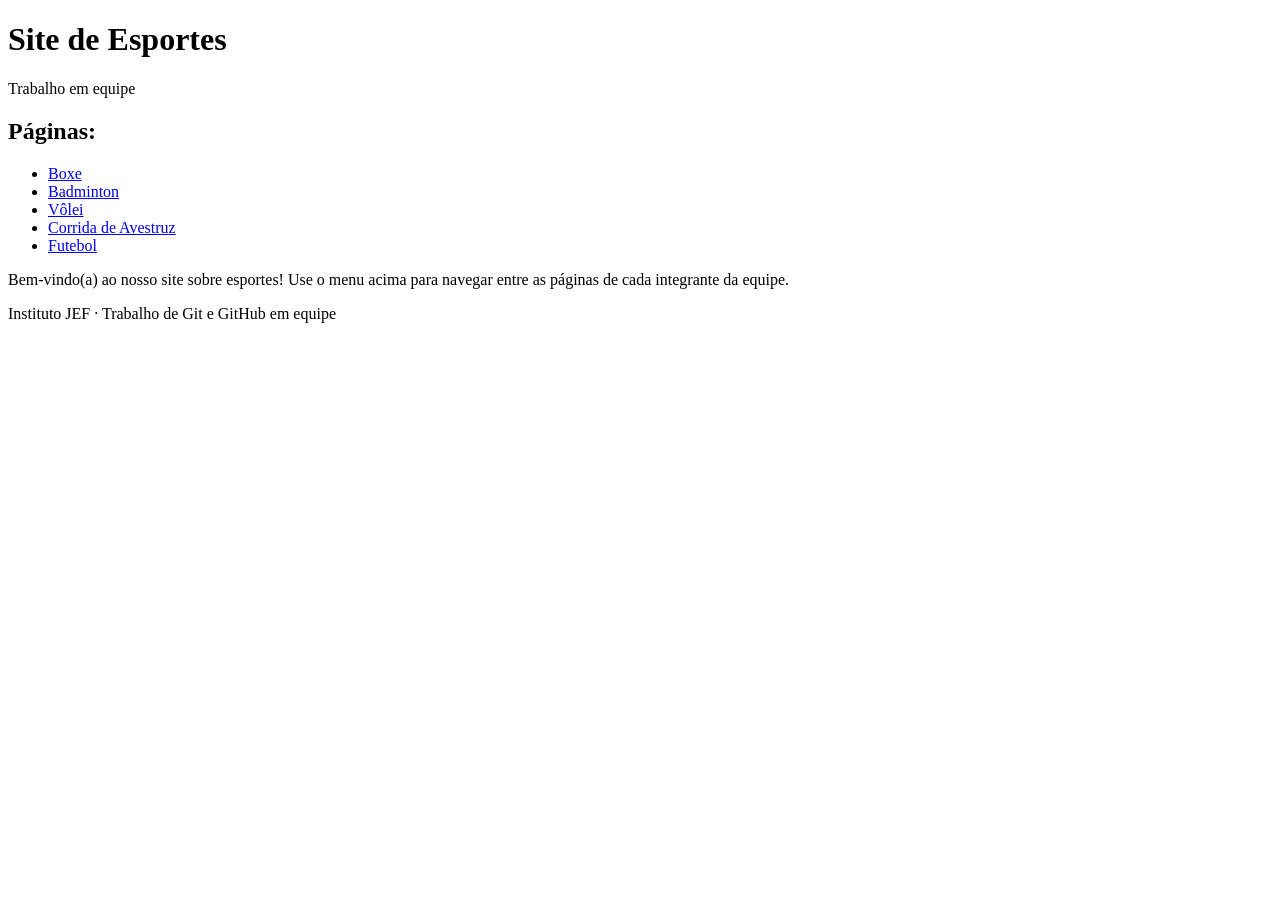
<file: index.html>
<!DOCTYPE html>
<html lang="pt-BR">
<head>
  <meta charset="UTF-8">
  <meta name="viewport" content="width=device-width, initial-scale=1.0">
  <title>Site Esportes</title>
</head>
<body>

  <header>
    <h1>Site de Esportes</h1>
    <p>Trabalho em equipe</p>
  </header>

  <nav>
    <h1>Páginas:</h1>
    <ul>
      <li><a href="paginas/Gustavo/alunogustavo.html">Boxe</a></li>
      <li><a href="paginas/iGracianoJ/alunofelipegraciano.html">Badminton</a></li>
      <li><a href="paginas/miguellapa/aluno-miguel_lapa.html">Vôlei</a></li>
      <li><a href="paginas/miguelluz/aluno-Miguel-luz.html">Corrida de Avestruz</a></li>
      <li><a href="paginas/Lucas-futebol/index.html">Futebol</a></li>
    </ul>
  </nav>

  <main>
    <p>Bem-vindo(a) ao nosso site sobre esportes! Use o menu acima para navegar entre as páginas de cada integrante da equipe.</p>
  </main>

  <footer>
    <p>Instituto JEF · Trabalho de Git e GitHub em equipe</p>
  </footer>

</body>
</html>
</file>
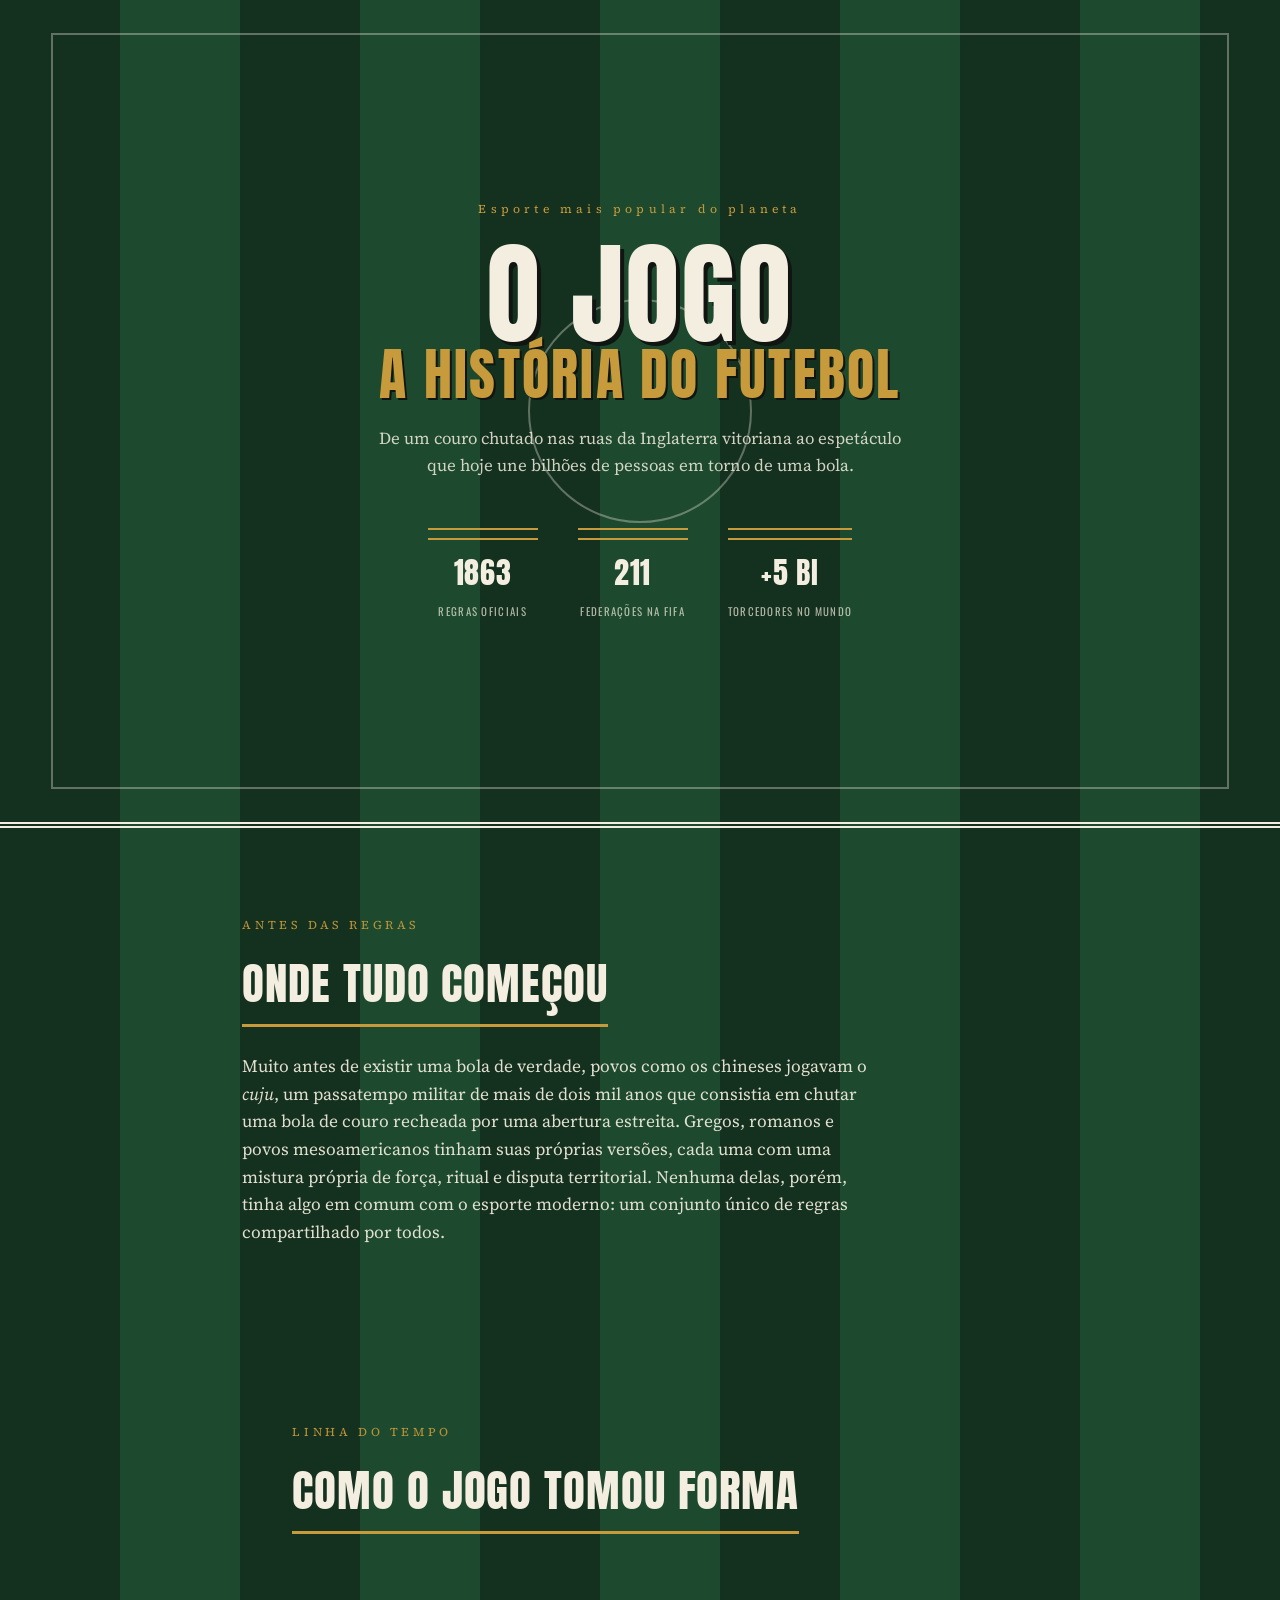
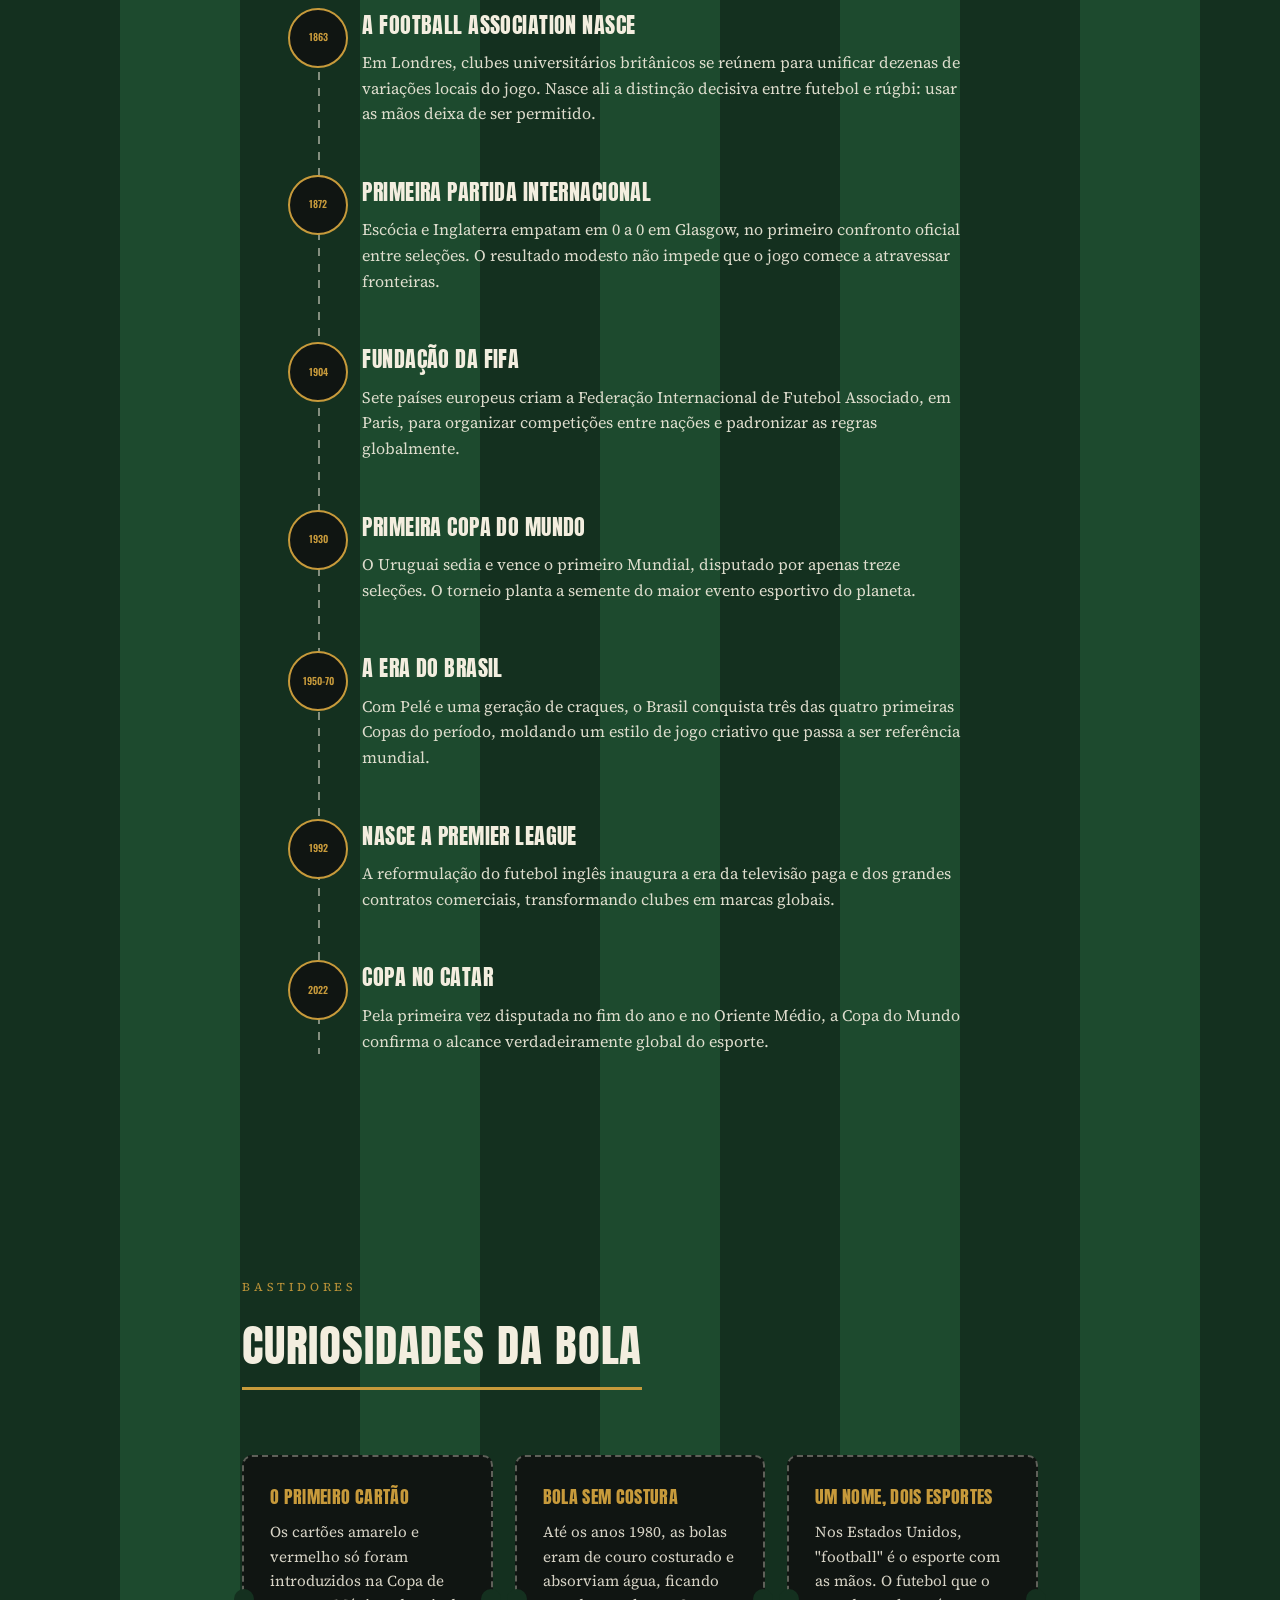
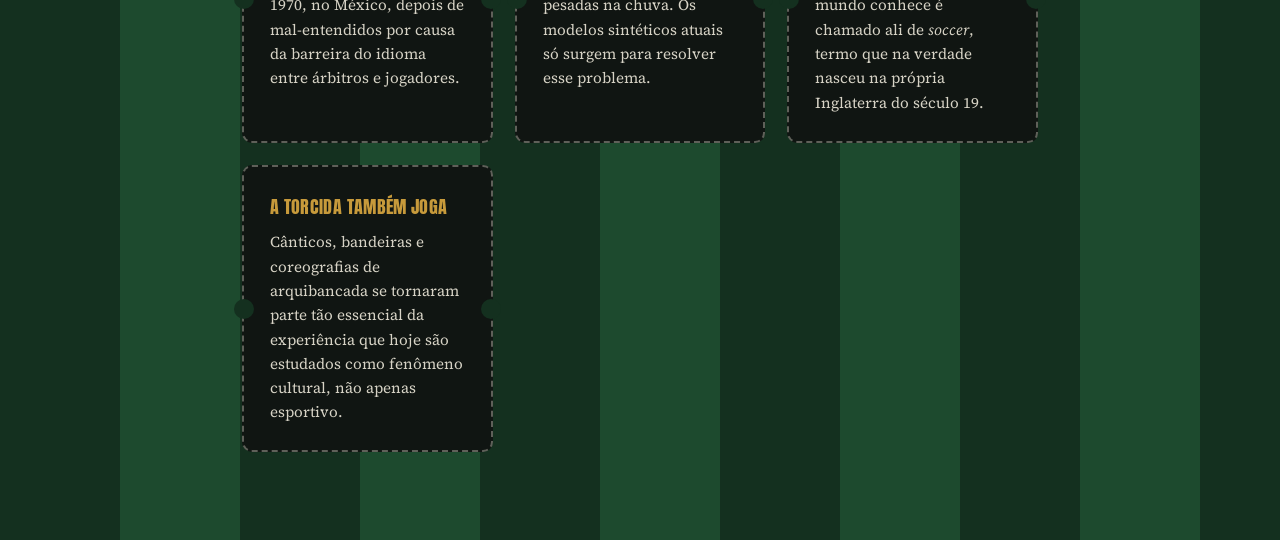
<file: paginas/Lucas-futebol/index.html>
<!DOCTYPE html>
<html lang="pt-BR">
<head>
<meta charset="UTF-8">
<meta name="viewport" content="width=device-width, initial-scale=1.0">
<title>A História do Futebol</title>
<link rel="preconnect" href="https://fonts.googleapis.com">
<link rel="preconnect" href="https://fonts.gstatic.com" crossorigin>
<link href="https://fonts.googleapis.com/css2?family=Anton&family=Oswald:wght@400;500;600&family=Source+Serif+4:opsz,wght@8..60,400;8..60,600&display=swap" rel="stylesheet">
<link rel="stylesheet" href="style.css">
</head>
<body>

  <header>
    <p class="selo">Esporte mais popular do planeta</p>
    <h1>O jogo<span>a história do futebol</span></h1>
    <p class="subtitulo">De um couro chutado nas ruas da Inglaterra vitoriana ao espetáculo que hoje une bilhões de pessoas em torno de uma bola.</p>
    <div class="placar">
      <div><div class="numero">1863</div><small>Regras oficiais</small></div>
      <div><div class="numero">211</div><small>Federações na FIFA</small></div>
      <div><div class="numero">+5 bi</div><small>Torcedores no mundo</small></div>
    </div>
  </header>

  <section id="origens">
    <p class="rotulo">Antes das regras</p>
    <h2>Onde tudo começou</h2>
    <p>Muito antes de existir uma bola de verdade, povos como os chineses jogavam o <em>cuju</em>, um passatempo militar de mais de dois mil anos que consistia em chutar uma bola de couro recheada por uma abertura estreita. Gregos, romanos e povos mesoamericanos tinham suas próprias versões, cada uma com uma mistura própria de força, ritual e disputa territorial. Nenhuma delas, porém, tinha algo em comum com o esporte moderno: um conjunto único de regras compartilhado por todos.</p>
  </section>

  <section id="historia">
    <p class="rotulo">Linha do tempo</p>
    <h2>Como o jogo tomou forma</h2>

    <div class="timeline">

      <div class="evento" data-ano="1863">
        <h3>A Football Association nasce</h3>
        <p>Em Londres, clubes universitários britânicos se reúnem para unificar dezenas de variações locais do jogo. Nasce ali a distinção decisiva entre futebol e rúgbi: usar as mãos deixa de ser permitido.</p>
      </div>

      <div class="evento" data-ano="1872">
        <h3>Primeira partida internacional</h3>
        <p>Escócia e Inglaterra empatam em 0 a 0 em Glasgow, no primeiro confronto oficial entre seleções. O resultado modesto não impede que o jogo comece a atravessar fronteiras.</p>
      </div>

      <div class="evento" data-ano="1904">
        <h3>Fundação da FIFA</h3>
        <p>Sete países europeus criam a Federação Internacional de Futebol Associado, em Paris, para organizar competições entre nações e padronizar as regras globalmente.</p>
      </div>

      <div class="evento" data-ano="1930">
        <h3>Primeira Copa do Mundo</h3>
        <p>O Uruguai sedia e vence o primeiro Mundial, disputado por apenas treze seleções. O torneio planta a semente do maior evento esportivo do planeta.</p>
      </div>

      <div class="evento" data-ano="1950-70">
        <h3>A era do Brasil</h3>
        <p>Com Pelé e uma geração de craques, o Brasil conquista três das quatro primeiras Copas do período, moldando um estilo de jogo criativo que passa a ser referência mundial.</p>
      </div>

      <div class="evento" data-ano="1992">
        <h3>Nasce a Premier League</h3>
        <p>A reformulação do futebol inglês inaugura a era da televisão paga e dos grandes contratos comerciais, transformando clubes em marcas globais.</p>
      </div>

      <div class="evento" data-ano="2022">
        <h3>Copa no Catar</h3>
        <p>Pela primeira vez disputada no fim do ano e no Oriente Médio, a Copa do Mundo confirma o alcance verdadeiramente global do esporte.</p>
      </div>

    </div>
  </section>

  <section id="curiosidades">
    <p class="rotulo">Bastidores</p>
    <h2>Curiosidades da bola</h2>
    <div class="grade">

      <div class="ingresso">
        <h3>O primeiro cartão</h3>
        <p>Os cartões amarelo e vermelho só foram introduzidos na Copa de 1970, no México, depois de mal-entendidos por causa da barreira do idioma entre árbitros e jogadores.</p>
      </div>

      <div class="ingresso">
        <h3>Bola sem costura</h3>
        <p>Até os anos 1980, as bolas eram de couro costurado e absorviam água, ficando pesadas na chuva. Os modelos sintéticos atuais só surgem para resolver esse problema.</p>
      </div>

      <div class="ingresso">
        <h3>Um nome, dois esportes</h3>
        <p>Nos Estados Unidos, "football" é o esporte com as mãos. O futebol que o mundo conhece é chamado ali de <em>soccer</em>, termo que na verdade nasceu na própria Inglaterra do século 19.</p>
      </div>

      <div class="ingresso">
        <h3>A torcida também joga</h3>
        <p>Cânticos, bandeiras e coreografias de arquibancada se tornaram parte tão essencial da experiência que hoje são estudados como fenômeno cultural, não apenas esportivo.</p>
      </div>

    </div>
  </section>

</body>
</html>
</file>
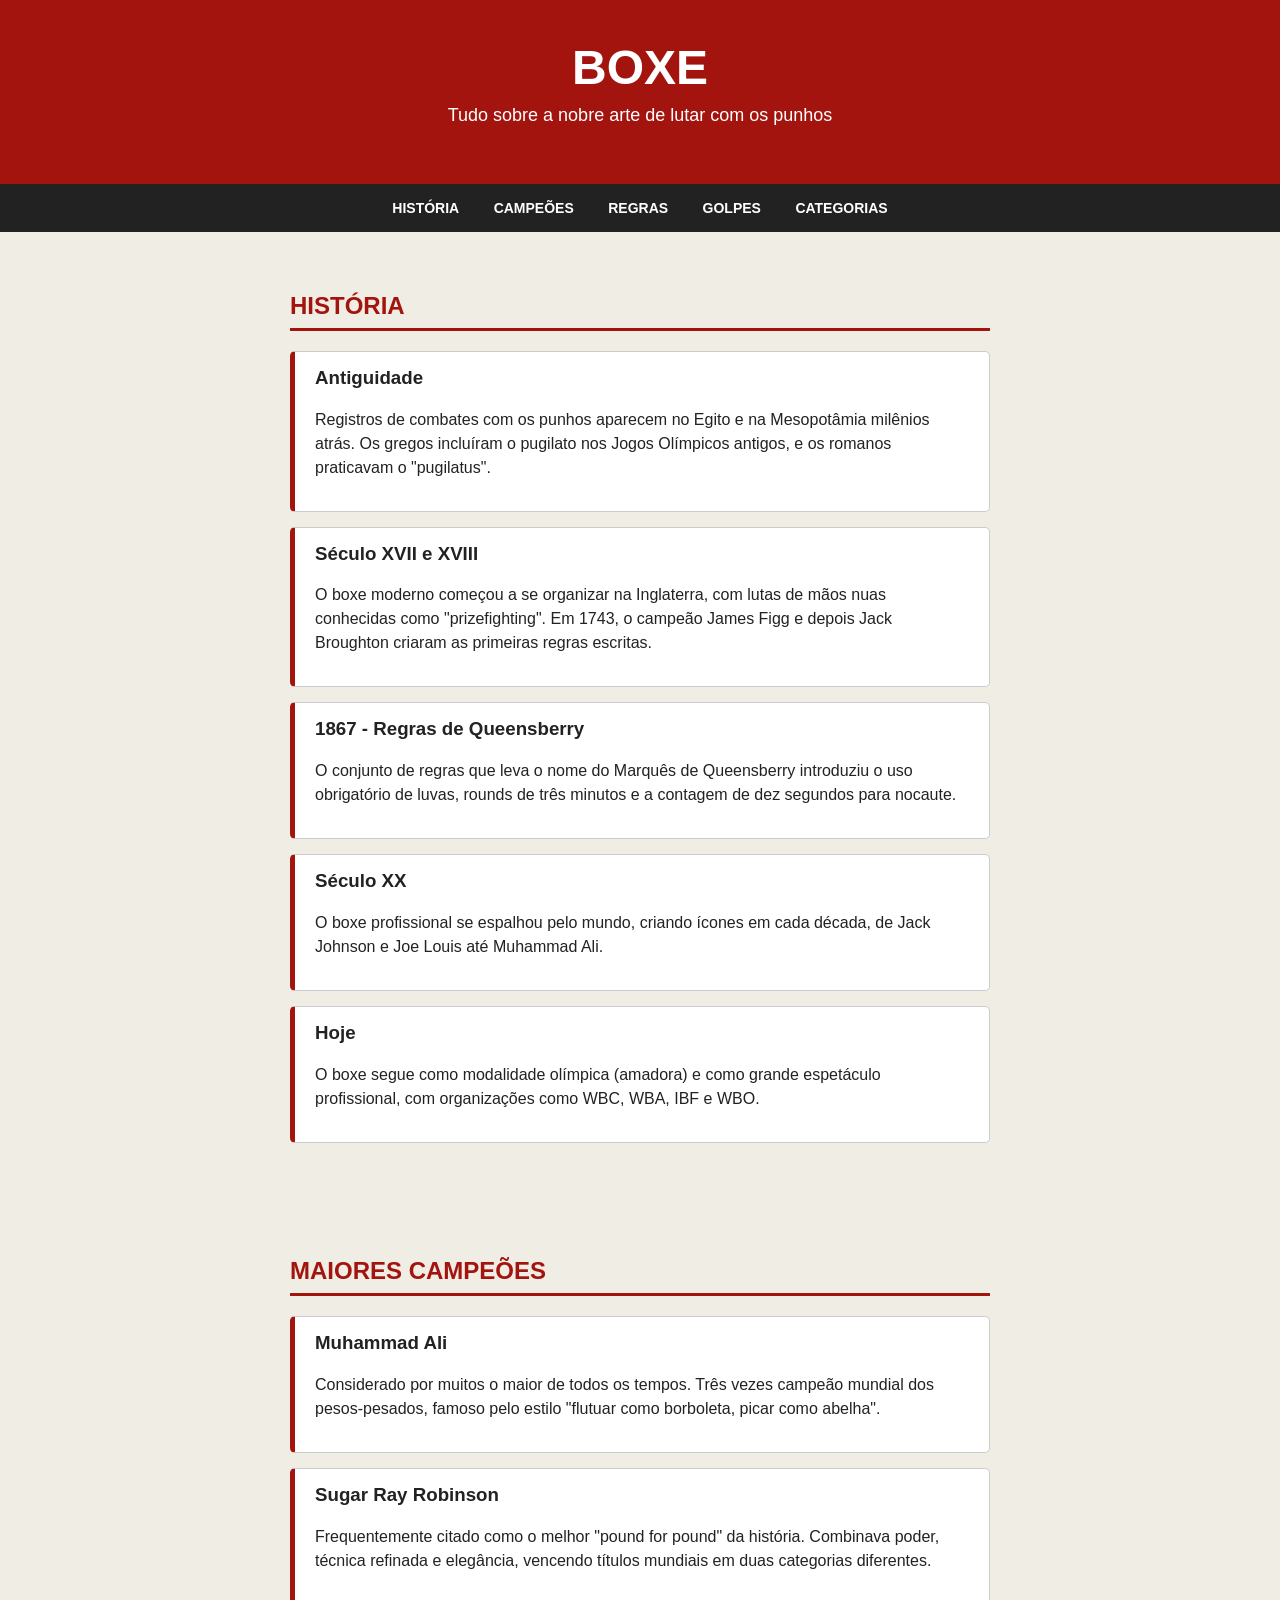
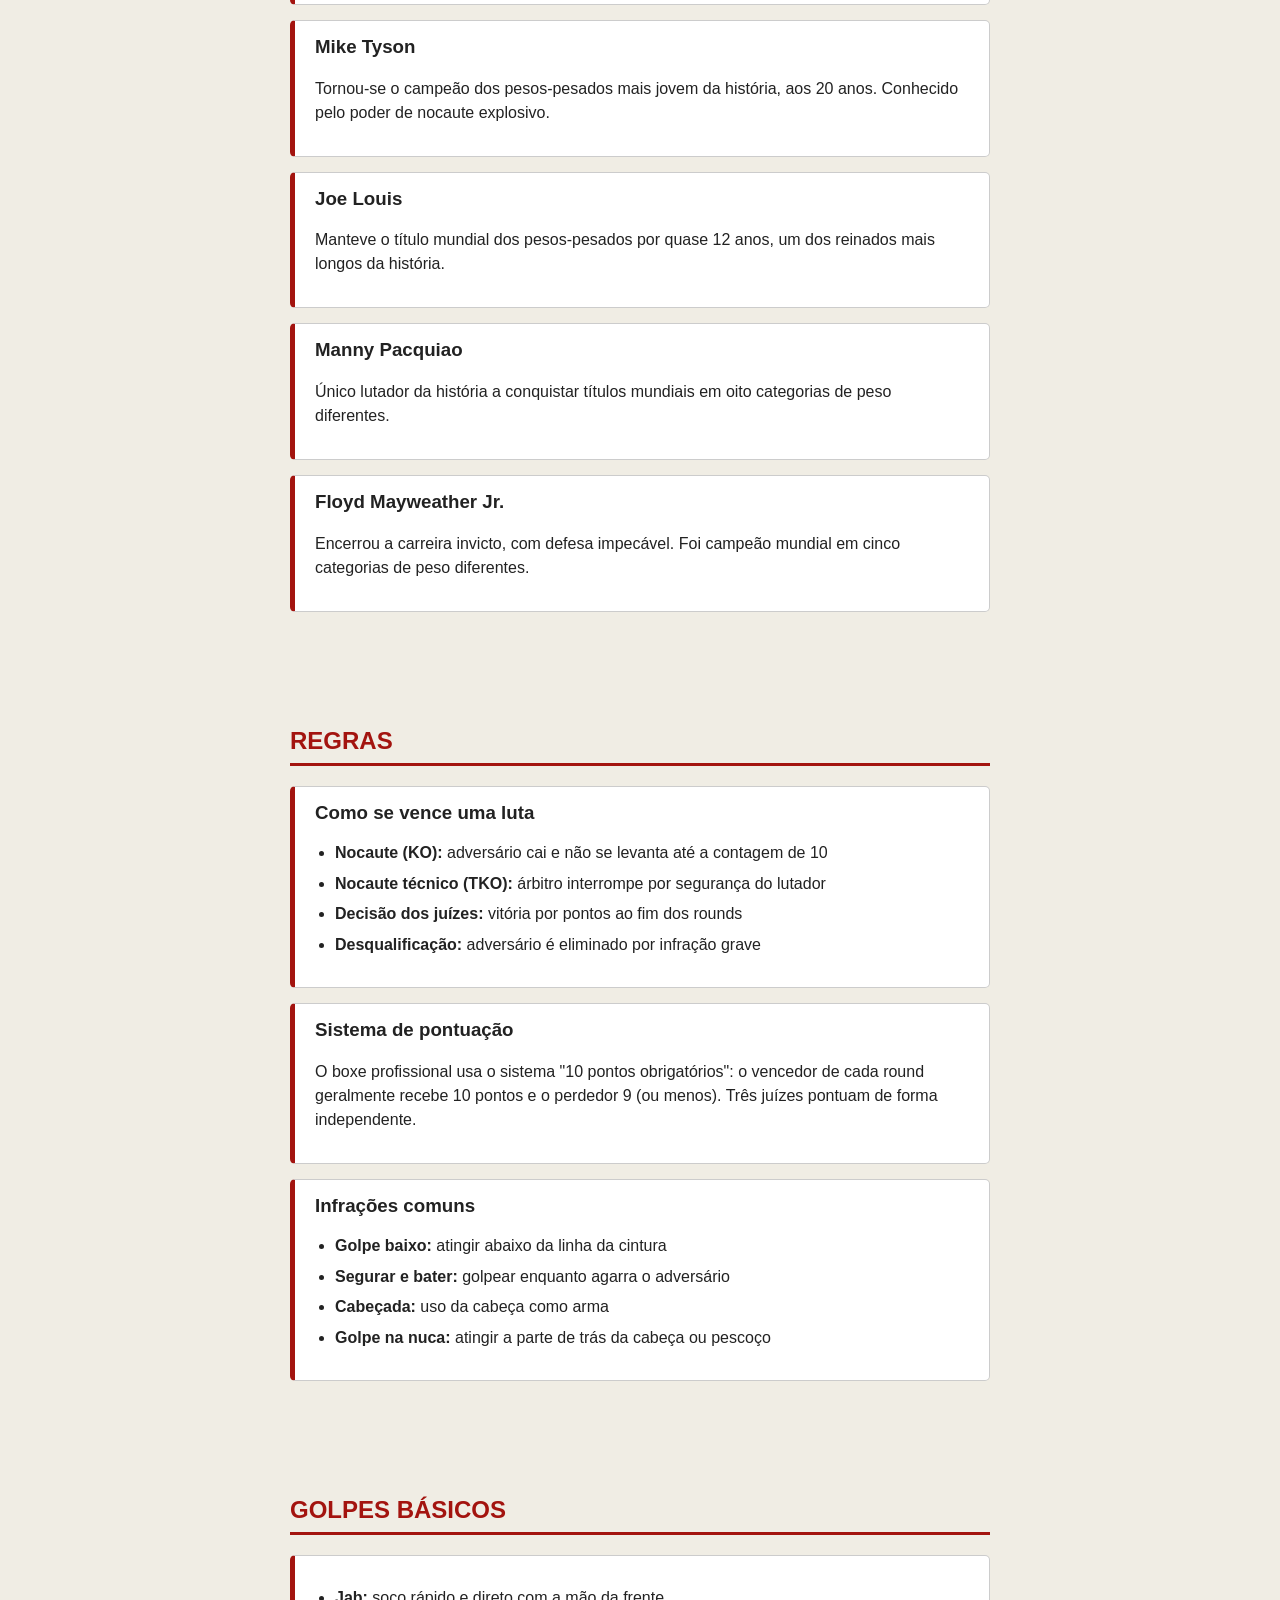
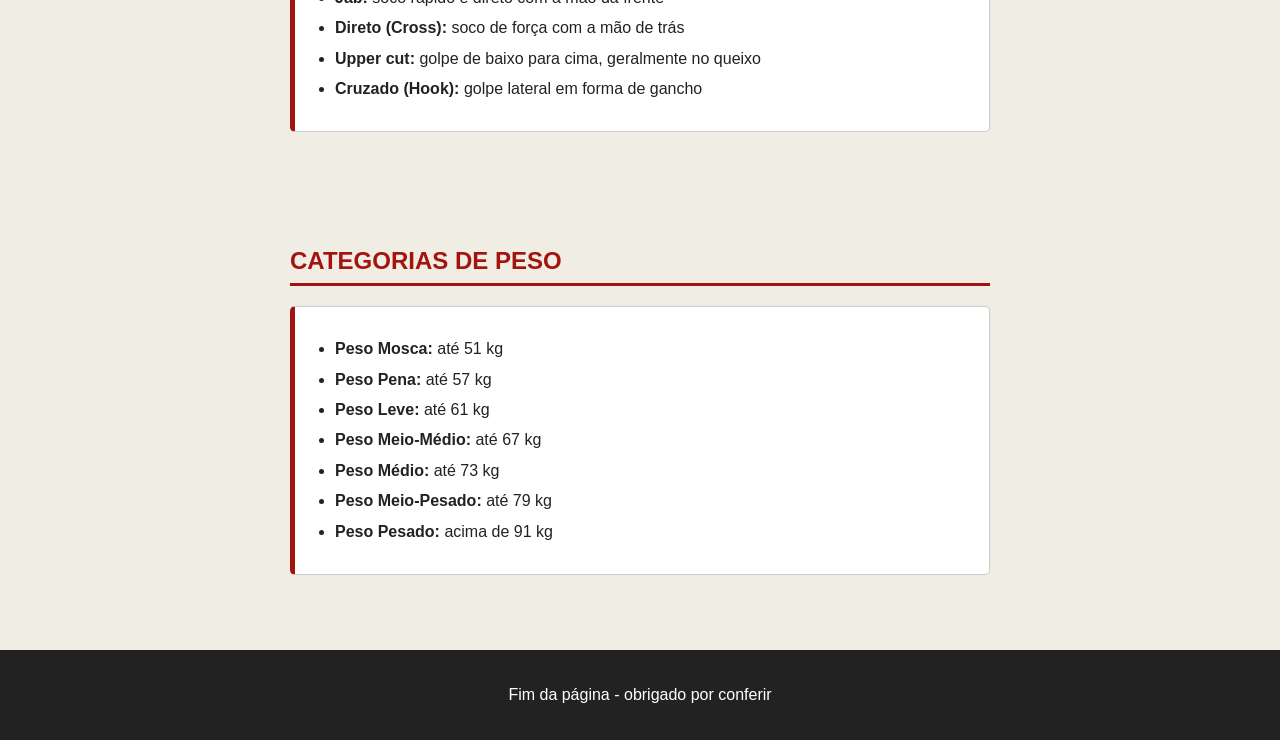
<file: paginas/Gustavo/alunogustavo.html>
<!DOCTYPE html>
<html lang="pt-BR">
<head>
  <meta charset="UTF-8">
  <title>Boxe</title>
    <link rel="icon" type="image/png" href="luvasDeBoxe.png">
  <link rel="stylesheet" href="alunogustavo.css">

</head>
<body>

  <div class="cabecalho">
    <h1>Boxe</h1>
    <p>Tudo sobre a nobre arte de lutar com os punhos</p>
  </div>


  <div class="menu">
    <a href = "#historia">História</a>
    <a href = "#campeoes">Campeões</a>
    <a href = "#regras">Regras</a>
    <a href = "#golpes">Golpes</a>
    <a href = "#categorias">Categorias</a>
  </div>


  <div class = "secao" id = "historia">
    <h2>História</h2>

    <div class = "caixa">
      <h3>Antiguidade</h3>

      <p>Registros de combates com os punhos aparecem no Egito e na Mesopotâmia milênios atrás. Os gregos incluíram o pugilato nos Jogos Olímpicos antigos, e os romanos praticavam o "pugilatus".</p>
    </div>

    <div class = "caixa">
      <h3>Século XVII e XVIII</h3>

      <p>O boxe moderno começou a se organizar na Inglaterra, com lutas de mãos nuas conhecidas como "prizefighting". Em 1743, o campeão James Figg e depois Jack Broughton criaram as primeiras regras escritas.</p>
    </div>

    <div class = "caixa">
      <h3>1867 - Regras de Queensberry</h3>
      
      <p>O conjunto de regras que leva o nome do Marquês de Queensberry introduziu o uso obrigatório de luvas, rounds de três minutos e a contagem de dez segundos para nocaute.</p>
    </div>

    <div class = "caixa">
      <h3>Século XX</h3>

      <p>O boxe profissional se espalhou pelo mundo, criando ícones em cada década, de Jack Johnson e Joe Louis até Muhammad Ali.</p>
    </div>

    <div class = "caixa">
      <h3>Hoje</h3>

      <p>O boxe segue como modalidade olímpica (amadora) e como grande espetáculo profissional, com organizações como WBC, WBA, IBF e WBO.</p>
    </div>
  </div>

 
  <div class = "secao" id = "campeoes">
    <h2>Maiores campeões</h2>

    <div class = "caixa">
      <h3>Muhammad Ali</h3>

      <p>Considerado por muitos o maior de todos os tempos. Três vezes campeão mundial dos pesos-pesados, famoso pelo estilo "flutuar como borboleta, picar como abelha".</p>
    </div>

    <div class = "caixa">
      <h3>Sugar Ray Robinson</h3>

      <p>Frequentemente citado como o melhor "pound for pound" da história. Combinava poder, técnica refinada e elegância, vencendo títulos mundiais em duas categorias diferentes.</p>
    </div>

    <div class = "caixa">
      <h3>Mike Tyson</h3>

      <p>Tornou-se o campeão dos pesos-pesados mais jovem da história, aos 20 anos. Conhecido pelo poder de nocaute explosivo.</p>
    </div>

    <div class = "caixa">
      <h3>Joe Louis</h3>

      <p>Manteve o título mundial dos pesos-pesados por quase 12 anos, um dos reinados mais longos da história.</p>
    </div>

    <div class = "caixa">
      <h3>Manny Pacquiao</h3>
      <p>Único lutador da história a conquistar títulos mundiais em oito categorias de peso diferentes.</p>
    </div>

    <div class = "caixa">
      <h3>Floyd Mayweather Jr.</h3>

      <p>Encerrou a carreira invicto, com defesa impecável. Foi campeão mundial em cinco categorias de peso diferentes.</p>
    </div>
  </div>


  <div class = "secao" id = "regras">
    <h2>Regras</h2>

    <div class = "caixa">
      <h3>Como se vence uma luta</h3>
      <ul>
        <li>
          <strong>Nocaute (KO):</strong> adversário cai e não se levanta até a contagem de 10
        </li>
        <li>
          <strong>Nocaute técnico (TKO):</strong> árbitro interrompe por segurança do lutador
        </li>
        <li>
          <strong>Decisão dos juízes:</strong> vitória por pontos ao fim dos rounds
        </li>
        <li>
          <strong>Desqualificação:</strong> adversário é eliminado por infração grave
        </li>
      </ul>
    </div>

    <div class = "caixa">
      <h3>Sistema de pontuação</h3>

      <p>O boxe profissional usa o sistema "10 pontos obrigatórios": o vencedor de cada round geralmente recebe 10 pontos e o perdedor 9 (ou menos). Três juízes pontuam de forma independente.</p>
    </div>

    <div class = "caixa">
      <h3>Infrações comuns</h3>
      <ul>
        <li>
          <strong>Golpe baixo:</strong> atingir abaixo da linha da cintura
        </li>
        <li>
          <strong>Segurar e bater:</strong> golpear enquanto agarra o adversário
        </li>
        <li>
          <strong>Cabeçada:</strong> uso da cabeça como arma
        </li>
        <li>
          <strong>Golpe na nuca:</strong> atingir a parte de trás da cabeça ou pescoço
        </li>
      </ul>
    </div>
  </div>


  <div class = "secao" id = "golpes">
    <h2>Golpes básicos</h2>

    <div class="caixa">
      <ul>
        <li>
          <strong>Jab:</strong> soco rápido e direto com a mão da frente
        </li>
        <li>
          <strong>Direto (Cross):</strong> soco de força com a mão de trás
        </li>
        <li>
          <strong>Upper cut:</strong> golpe de baixo para cima, geralmente no queixo
        </li>
        <li>
          <strong>Cruzado (Hook):</strong> golpe lateral em forma de gancho
        </li>
      </ul>
    </div>
  </div>


  <div class="secao" id="categorias">
    <h2>Categorias de peso</h2>

    <div class="caixa">
      <ul>
        <li>
          <strong>Peso Mosca:</strong> até 51 kg
        </li>
        <li>
          <strong>Peso Pena:</strong> até 57 kg
        </li>
        <li>
          <strong>Peso Leve:</strong> até 61 kg
        </li>
        <li>
          <strong>Peso Meio-Médio:</strong> até 67 kg
        </li>
        <li>
          <strong>Peso Médio:</strong> até 73 kg
        </li>
        <li>
          <strong>Peso Meio-Pesado:</strong> até 79 kg
        </li>
        <li>
          <strong>Peso Pesado:</strong> acima de 91 kg
        </li>
      </ul>
    </div>
  </div>


  <div class = "rodape">
    <p>Fim da página - obrigado por conferir</p>
  </div>

</body>
</html>
</file>
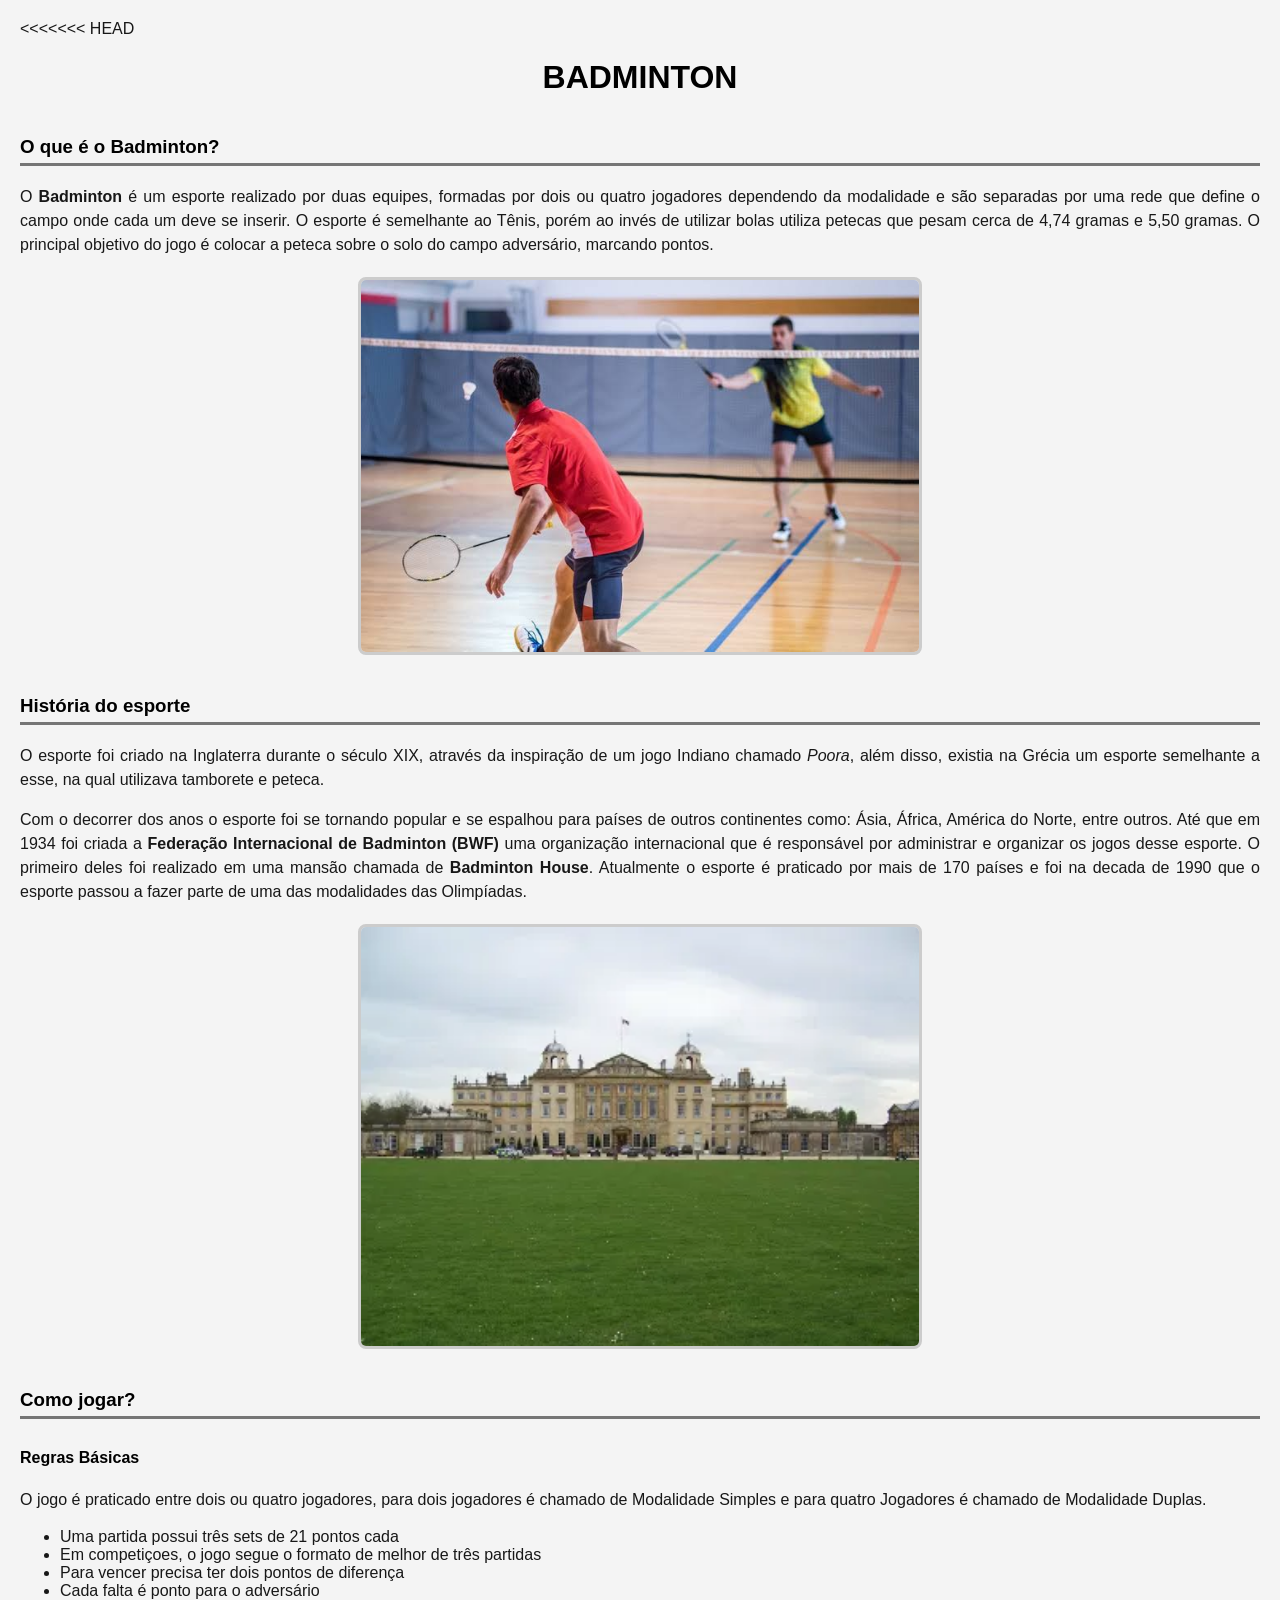
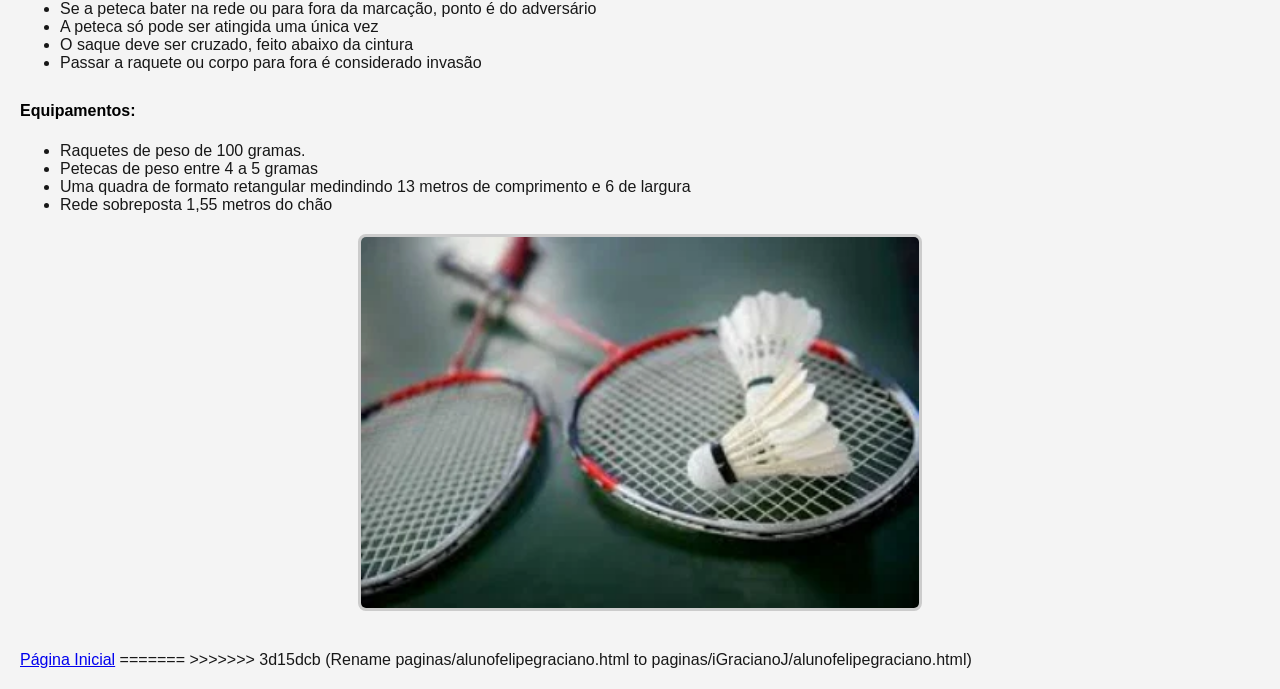
<file: paginas/iGracianoJ/alunofelipegraciano.html>
<<<<<<< HEAD
<!DOCTYPE html>
<html lang="pt-br">
<head>
    <meta charset="UTF-8">
    <meta name="viewport" content="width=device-width, initial-scale=1.0">
    <title>Badminton - FELIPE GRACIANO - 1 G</title>
    <link rel="stylesheet" href="alunofelipegraciano.css">
</head>
<body>
    <h1>BADMINTON</h1>
    <h3>O que é o Badminton? </h3>
    <p>O <b>Badminton</b> é um esporte realizado por duas equipes, formadas por dois ou quatro jogadores dependendo da modalidade e são separadas por uma rede que define o campo 
        onde cada um deve se inserir. O esporte é semelhante ao Tênis, porém ao invés de utilizar bolas utiliza petecas que pesam cerca de 4,74 gramas e 5,50 gramas. O principal
        objetivo do jogo é colocar a peteca sobre o solo do campo adversário, marcando pontos.  </p>
    <img src="badmintonex.jpg" alt="Exemplo de partidade de Badminton" width="35%" height="35%">
    <h3>História do esporte</h3>
    <p>O esporte foi criado na Inglaterra durante o século XIX, através da inspiração de um jogo Indiano chamado <i>Poora</i>, além disso, 
    existia na Grécia um esporte semelhante a esse, na qual utilizava tamborete e peteca.</p>
    <p>Com o decorrer dos anos o esporte foi se tornando popular e se espalhou para países de outros continentes como: Ásia, África, América do Norte, entre outros. Até que em 1934 foi criada
        a <b>Federação Internacional de Badminton (BWF)</b> uma organização internacional que é responsável por administrar e organizar os jogos desse esporte. O primeiro deles foi realizado em uma mansão chamada de  
        <b>Badminton House</b>. Atualmente o esporte é praticado por mais de 170 países e foi na decada de 1990 que o esporte passou a fazer parte de uma das modalidades das Olimpíadas.
    </p>
    <img src="badminton_house_1.webp" alt="House Badminton" width="35%" height="35%">
    <h3>Como jogar? </h3>
    <h4>Regras Básicas</h4>
    <p>O jogo é praticado entre dois ou quatro jogadores, para dois jogadores é chamado de Modalidade Simples e para quatro Jogadores é chamado de Modalidade Duplas. </p>
    <ul>
        <li>Uma partida possui três sets de 21 pontos cada </li>
        <li>Em competiçoes, o jogo segue o formato de melhor de três partidas</li>
        <li>Para vencer precisa ter dois pontos de diferença</li>
        <li>Cada falta é ponto para o adversário</li>
        <li>Se a peteca bater na rede ou para fora da marcação, ponto é do adversário</li>
        <li>A peteca só pode ser atingida uma única vez</li>
        <li>O saque deve ser cruzado, feito abaixo da cintura </li>
        <li>Passar a raquete ou corpo para fora é considerado invasão</li>
    </ul>  
    <h4>Equipamentos: </h4>
    <ul>
        <li>Raquetes de peso de 100 gramas.</li>
        <li>Petecas de peso entre 4 a 5 gramas</li>
        <li>Uma quadra de formato retangular medindindo 13 metros de comprimento e 6 de largura</li>
        <li>Rede sobreposta 1,55 metros do chão</li>
    </ul>
    <img src="petecas.webp" alt="Raquetes e Petecas do Badminton" width="35%" height="35%">
    <a href="#">Página Inicial</a>
</body>
</html>
=======

>>>>>>> 3d15dcb (Rename paginas/alunofelipegraciano.html to paginas/iGracianoJ/alunofelipegraciano.html)
</file>
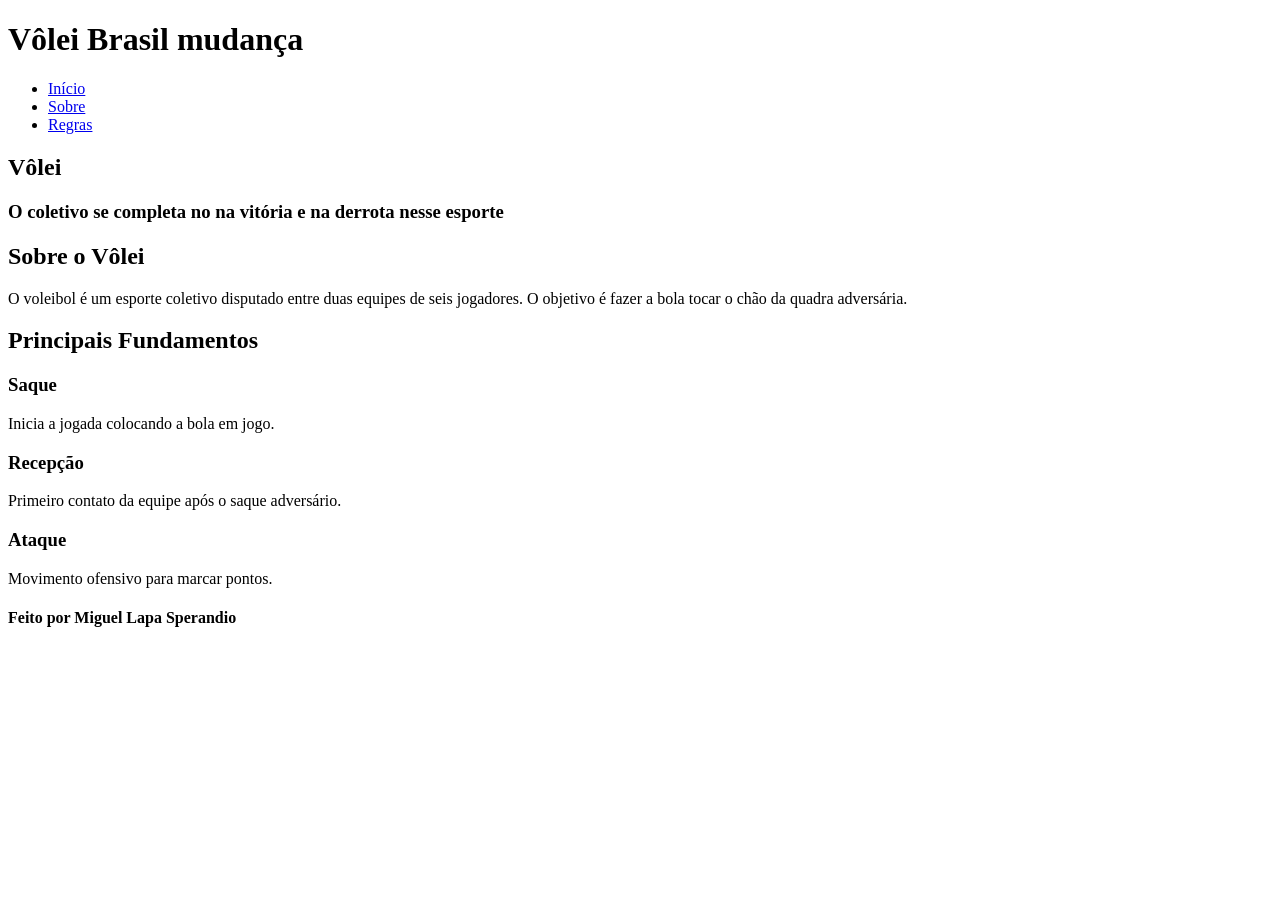
<file: paginas/miguellapa/aluno-miguel_lapa.html>
<!DOCTYPE html>
<html lang="pt-BR">
<head>
    <meta charset="UTF-8">
    <meta name="viewport" content="width=device-width, initial-scale=1.0">
    <title>Vôlei - Miguel Lapa 1G</title>
    <link rel="stylesheet" href="style.css">
</head>
<body>

    <header>
        <h1>Vôlei Brasil mudança</h1>
        <nav>
            <ul>
                <li><a href="#inicio">Início</a></li>
                <li><a href="#sobre">Sobre</a></li>
                <li><a href="#regras">Regras</a></li>
            </ul>
        </nav>
    </header>

    <section id="inicio" class="banner">
        <h1>Vôlei</h1>
        <h3>O coletivo se completa no na vitória e na derrota nesse esporte</h3>
    </section>

    <section id="sobre" class="conteudo">
        <h2>Sobre o Vôlei</h2>
        <p>
            O voleibol é um esporte coletivo disputado entre duas equipes de seis jogadores.
            O objetivo é fazer a bola tocar o chão da quadra adversária.
        </p>
    </section>

    <section id="regras" class="cards">
        <h2>Principais Fundamentos</h2>

        <div class="card">
            <h3>Saque</h3>
            <p>Inicia a jogada colocando a bola em jogo.</p>
        </div>

        <div class="card">
            <h3>Recepção</h3>
            <p>Primeiro contato da equipe após o saque adversário.</p>
        </div>

        <div class="card">
            <h3>Ataque</h3>
            <p>Movimento ofensivo para marcar pontos.</p>
        </div>
        <section>
            <h4>Feito por Miguel Lapa Sperandio</h4>
        </section>

</body>
</html>
</file>
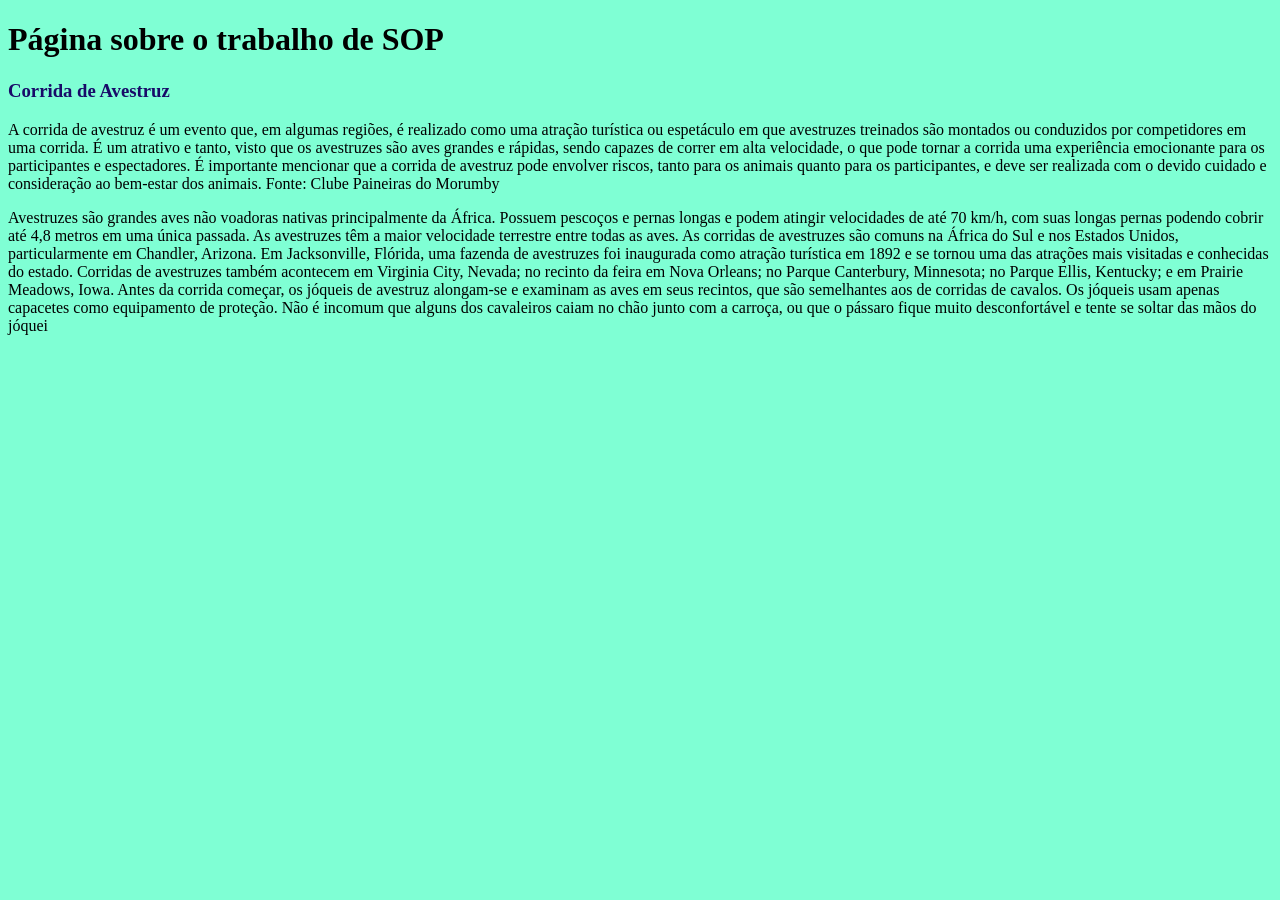
<file: paginas/miguelluz/aluno-Miguel-luz.html>
<!DOCTYPE html>
<html lang="en">
<head>
    <meta charset="UTF-8">
    <meta name="viewport" content="width=device-width, initial-scale=1.0">
    <title>Document</title>
    <link rel="stylesheet" href="style.css">
</head>
<body>

    <h1>Página sobre o trabalho de SOP</h1>

    <h3>Corrida de Avestruz</h3>

    <p>A corrida de avestruz é um evento que, em algumas regiões, é realizado como uma atração turística ou espetáculo em que avestruzes treinados são montados ou conduzidos por competidores em uma corrida.
É um atrativo e tanto, visto que os avestruzes são aves grandes e rápidas, sendo capazes de correr em alta velocidade, o que pode tornar a corrida uma experiência emocionante para os participantes e espectadores.
É importante mencionar que a corrida de avestruz pode envolver riscos, tanto para os animais quanto para os participantes, e deve ser realizada com o devido cuidado e consideração ao bem-estar dos animais.
Fonte: Clube Paineiras do Morumby
</p>

<p>Avestruzes são grandes aves não voadoras nativas principalmente da África. Possuem pescoços e pernas longas e podem atingir velocidades de até 70 km/h, com suas longas pernas podendo cobrir até 4,8 metros em uma única passada. As avestruzes têm a maior velocidade terrestre entre todas as aves.

As corridas de avestruzes são comuns na África do Sul e nos Estados Unidos, particularmente em Chandler, Arizona. Em Jacksonville, Flórida, uma fazenda de avestruzes foi inaugurada como atração turística em 1892 e se tornou uma das atrações mais visitadas e conhecidas do estado. Corridas de avestruzes também acontecem em Virginia City, Nevada; no recinto da feira em Nova Orleans; no Parque Canterbury, Minnesota; no Parque Ellis, Kentucky; e em Prairie Meadows, Iowa.

Antes da corrida começar, os jóqueis de avestruz alongam-se e examinam as aves em seus recintos, que são semelhantes aos de corridas de cavalos. Os jóqueis usam apenas capacetes como equipamento de proteção.

Não é incomum que alguns dos cavaleiros caiam no chão junto com a carroça, ou que o pássaro fique muito desconfortável e tente se soltar das mãos do jóquei</p>
    
</body>
</html>
</file>
<file: paginas/Lucas-futebol/style.css>
:root{
  --grama-escura: #14301F;
  --grama: #1D4A2E;
  --giz: #F3EEDF;
  --couro: #8A5A32;
  --dourado: #C79A3B;
  --preto: #101512;
  --linha: rgba(243,238,223,0.35);
}

*{ margin:0; padding:0; box-sizing:border-box; }

html{ scroll-behavior:smooth; }

body{
  background:var(--grama-escura);
  color:var(--giz);
  font-family:'Oswald', sans-serif;
  font-weight:400;
  line-height:1.6;
}

h1, h2, h3, .numero{
  font-family:'Anton', sans-serif;
  font-weight:400;
  letter-spacing:0.02em;
  text-transform:uppercase;
}

p, .corpo{
  font-family:'Source Serif 4', serif;
}

/* textura de campo listrado no fundo geral */
body{
  background-image:
    repeating-linear-gradient(
      90deg,
      var(--grama-escura) 0px,
      var(--grama-escura) 120px,
      var(--grama) 120px,
      var(--grama) 240px
    );
}

a{ color:var(--dourado); }

/* ===== HEADER / HERO ===== */

header{
  position:relative;
  min-height:92vh;
  display:flex;
  flex-direction:column;
  justify-content:center;
  align-items:center;
  text-align:center;
  padding:6vh 6vw;
  overflow:hidden;
  border-bottom:6px double var(--giz);
}

/* marcações de campo, como as linhas de uma área */
header::before{
  content:"";
  position:absolute;
  inset:4%;
  border:2px solid var(--linha);
  pointer-events:none;
}
header::after{
  content:"";
  position:absolute;
  top:50%; left:50%;
  width:220px; height:220px;
  border:2px solid var(--linha);
  border-radius:50%;
  transform:translate(-50%,-50%);
  pointer-events:none;
}

.selo{
  font-size:0.75rem;
  letter-spacing:0.35em;
  color:var(--dourado);
  margin-bottom:1.4rem;
  z-index:1;
}

header h1{
  font-size:clamp(2.8rem, 9vw, 7rem);
  color:var(--giz);
  line-height:0.95;
  z-index:1;
  text-shadow:4px 4px 0 var(--preto);
}

header h1 span{
  display:block;
  color:var(--dourado);
  font-size:0.5em;
  text-shadow:2px 2px 0 var(--preto);
}

.subtitulo{
  max-width:540px;
  margin-top:1.6rem;
  font-size:1.05rem;
  color:var(--giz);
  opacity:0.85;
  z-index:1;
}

.placar{
  display:flex;
  gap:2.5rem;
  margin-top:3rem;
  z-index:1;
  flex-wrap:wrap;
  justify-content:center;
}

.placar div{
  text-align:center;
  border-top:2px solid var(--dourado);
  padding-top:0.5rem;
  min-width:110px;
}

.placar .numero{
  font-size:1.9rem;
  color:var(--giz);
}

.placar small{
  font-size:0.68rem;
  letter-spacing:0.12em;
  color:var(--giz);
  opacity:0.7;
  text-transform:uppercase;
}

/* ===== SEÇÕES GERAIS ===== */

section{
  padding:5.5rem 8vw;
  max-width:1000px;
  margin:0 auto;
}

.rotulo{
  font-size:0.75rem;
  letter-spacing:0.3em;
  color:var(--dourado);
  text-transform:uppercase;
  margin-bottom:0.8rem;
}

section h2{
  font-size:clamp(1.8rem, 4vw, 2.8rem);
  margin-bottom:1.6rem;
  border-bottom:3px solid var(--dourado);
  display:inline-block;
  padding-bottom:0.3rem;
}

section > p{
  max-width:640px;
  font-size:1.08rem;
  color:var(--giz);
  opacity:0.92;
}

/* ===== LINHA DO TEMPO ("ingressos" de partida) ===== */

#historia{ max-width:900px; }

.timeline{
  position:relative;
  margin-top:3rem;
}

.timeline::before{
  content:"";
  position:absolute;
  left:26px;
  top:0;
  bottom:0;
  width:2px;
  background:repeating-linear-gradient(
    to bottom,
    var(--giz) 0 8px,
    transparent 8px 16px
  );
  opacity:0.5;
}

.evento{
  position:relative;
  padding-left:70px;
  margin-bottom:3rem;
}

.evento::before{
  content:attr(data-ano);
  position:absolute;
  left:-4px;
  top:0;
  width:56px;
  height:56px;
  border-radius:50%;
  background:var(--preto);
  border:2px solid var(--dourado);
  display:flex;
  align-items:center;
  justify-content:center;
  font-family:'Oswald';
  font-size:0.62rem;
  font-weight:600;
  color:var(--dourado);
  text-align:center;
  line-height:1.1;
}

.evento h3{
  font-size:1.35rem;
  color:var(--giz);
  margin-bottom:0.5rem;
}

.evento p{
  max-width:600px;
  color:var(--giz);
  opacity:0.9;
  font-size:1rem;
}

/* ===== CARTÕES "INGRESSO" — mitos e curiosidades ===== */

.grade{
  display:grid;
  grid-template-columns:repeat(auto-fit, minmax(240px, 1fr));
  gap:1.4rem;
  margin-top:2.5rem;
}

.ingresso{
  background:var(--preto);
  border:2px dashed var(--linha);
  border-radius:10px;
  padding:1.6rem;
  position:relative;
}

.ingresso::before,
.ingresso::after{
  content:"";
  position:absolute;
  width:20px; height:20px;
  background:var(--grama-escura);
  border-radius:50%;
  top:50%;
  transform:translateY(-50%);
}
.ingresso::before{ left:-10px; }
.ingresso::after{ right:-10px; }

.ingresso h3{
  font-size:1.1rem;
  color:var(--dourado);
  margin-bottom:0.6rem;
}

.ingresso p{
  font-size:0.95rem;
  color:var(--giz);
  opacity:0.88;
}

/* ===== RESPONSIVO ===== */

@media (max-width:640px){
  section{ padding:3.5rem 6vw; }
  .placar{ gap:1.4rem; }
  .evento{ padding-left:58px; }
  .evento::before{ width:46px; height:46px; font-size:0.55rem; }
}

/* respeita preferência de menos movimento */
@media (prefers-reduced-motion: reduce){
  html{ scroll-behavior:auto; }
}

/* foco visível para acessibilidade */
a:focus-visible{
  outline:2px solid var(--dourado);
  outline-offset:3px;
}
</file>
<file: paginas/Gustavo/alunogustavo.css>
body {
  font-family: Arial, sans-serif;
  background-color: #f0ede4;
  color: #222222;
  margin: 0;
  padding: 0;
}


.cabecalho {
  background-color: #a3140f;
  color: white;
  text-align: center;
  padding: 40px 20px;
}

.cabecalho h1 {
  font-size: 48px;
  margin: 0;
  text-transform: uppercase;
}

.cabecalho p {
  margin-top: 10px;
  font-size: 18px;
}


.menu {
  background-color: #222222;
  text-align: center;
  padding: 15px;
}

.menu a {
  color: white;
  text-decoration: none;
  margin: 0 15px;
  font-weight: bold;
  text-transform: uppercase;
  font-size: 14px;
}

.menu a:hover {
  color: #ffcc00;
}


.secao {
  max-width: 700px;
  margin: 0 auto;
  padding: 40px 20px;
}

.secao h2 {
  color: #a3140f;
  text-transform: uppercase;
  border-bottom: 3px solid #a3140f;
  padding-bottom: 8px;
  margin-bottom: 20px;
}


.caixa {
  background-color: white;
  border: 1px solid #cccccc;
  border-left: 5px solid #a3140f;
  padding: 15px 20px;
  margin-bottom: 15px;
  border-radius: 5px;
}

.caixa h3 {
  color: #222222;
  margin-top: 0;
}

.caixa p {
  line-height: 1.5;
}

.caixa ul {
  padding-left: 20px;
}

.caixa li {
  margin-bottom: 8px;
  line-height: 1.4;
}


.rodape {
  background-color: #222222;
  color: white;
  text-align: center;
  padding: 20px;
  margin-top: 20px;
}
</file>
<file: paginas/iGracianoJ/alunofelipegraciano.css>
body {
    font-family: Arial, Helvetica, sans-serif;
    background-color: #f4f4f4;
    color: #000000e7;
    margin: 0;
    padding: 20px; 
}
h1 {
    text-align: center;
    color: #000000;
    margin-bottom: 20px;
}
h3{
    color: #000000;
    margin-top: 40px;
    border-bottom: 3px solid #757575 ;
    padding-bottom: 5px;
}
h4{
    color: #000000;
    margin-top: 30px;
}
p{
    text-align: justify;
    line-height: 1.5;
}
img{
    display: block;
    margin: 20px auto 40px auto;
    border: 3px solid #cccccc;
    border-radius: 8px;
    width: 45%;
    height: auto;
}
hr{
    border: none;
    height: 2px;
    background-color: #cccccc;
    margin: 25px 0;
    width: 80%;
}
ul{
    margin: 15px auto;
    padding-left: 40px;
    list-style: disc;
}
li{
    padding: 6px auto;
    line-height: normal;
}
</file>
<file: paginas/miguellapa/style.css>
<h1>Vôlei Brasil</h1>
        <nav>
            <ul>
                <li><a href="#inicio">Início</a></li>
                <li><a href="#sobre">Sobre</a></li>
                <li><a href="#regras">Regras</a></li>
            </ul>
        </nav>
    </header>

    <section id="inicio" class="banner">
        <h1>Vôlei</h1>
        <h3>O coletivo se completa no na vitória e na derrota nesse esporte</h3>
    </section>

    <section id="sobre" class="conteudo">
        <h2>Sobre o Vôlei</h2>
        <p>
            O voleibol é um esporte coletivo disputado entre duas equipes de seis jogadores.
            O objetivo é fazer a bola tocar o chão da quadra adversária.
        </p>
    </section>

    <section id="regras" class="cards">
        <h2>Principais Fundamentos</h2>

        <div class="card">
            <h3>Saque</h3>
            <p>Inicia a jogada colocando a bola em jogo.</p>
        </div>

        <div class="card">
            <h3>Recepção</h3>
            <p>Primeiro contato da equipe após o saque adversário.</p>
        </div>

        <div class="card">
            <h3>Ataque</h3>
            <p>Movimento ofensivo para marcar pontos.</p>
        </div>
        <section>
            <h4>Feito por Miguel Lapa Sperandio</h4>
        </section>
</file>
<file: paginas/miguelluz/style.css>
body{
    background-color: aquamarine;
}
header {
    background-color: #0d47a1;
    color: white;
    padding: 20px;
    text-align: center;
}
h3 {
    
    color: rgb(24, 10, 104);
}
</file>
